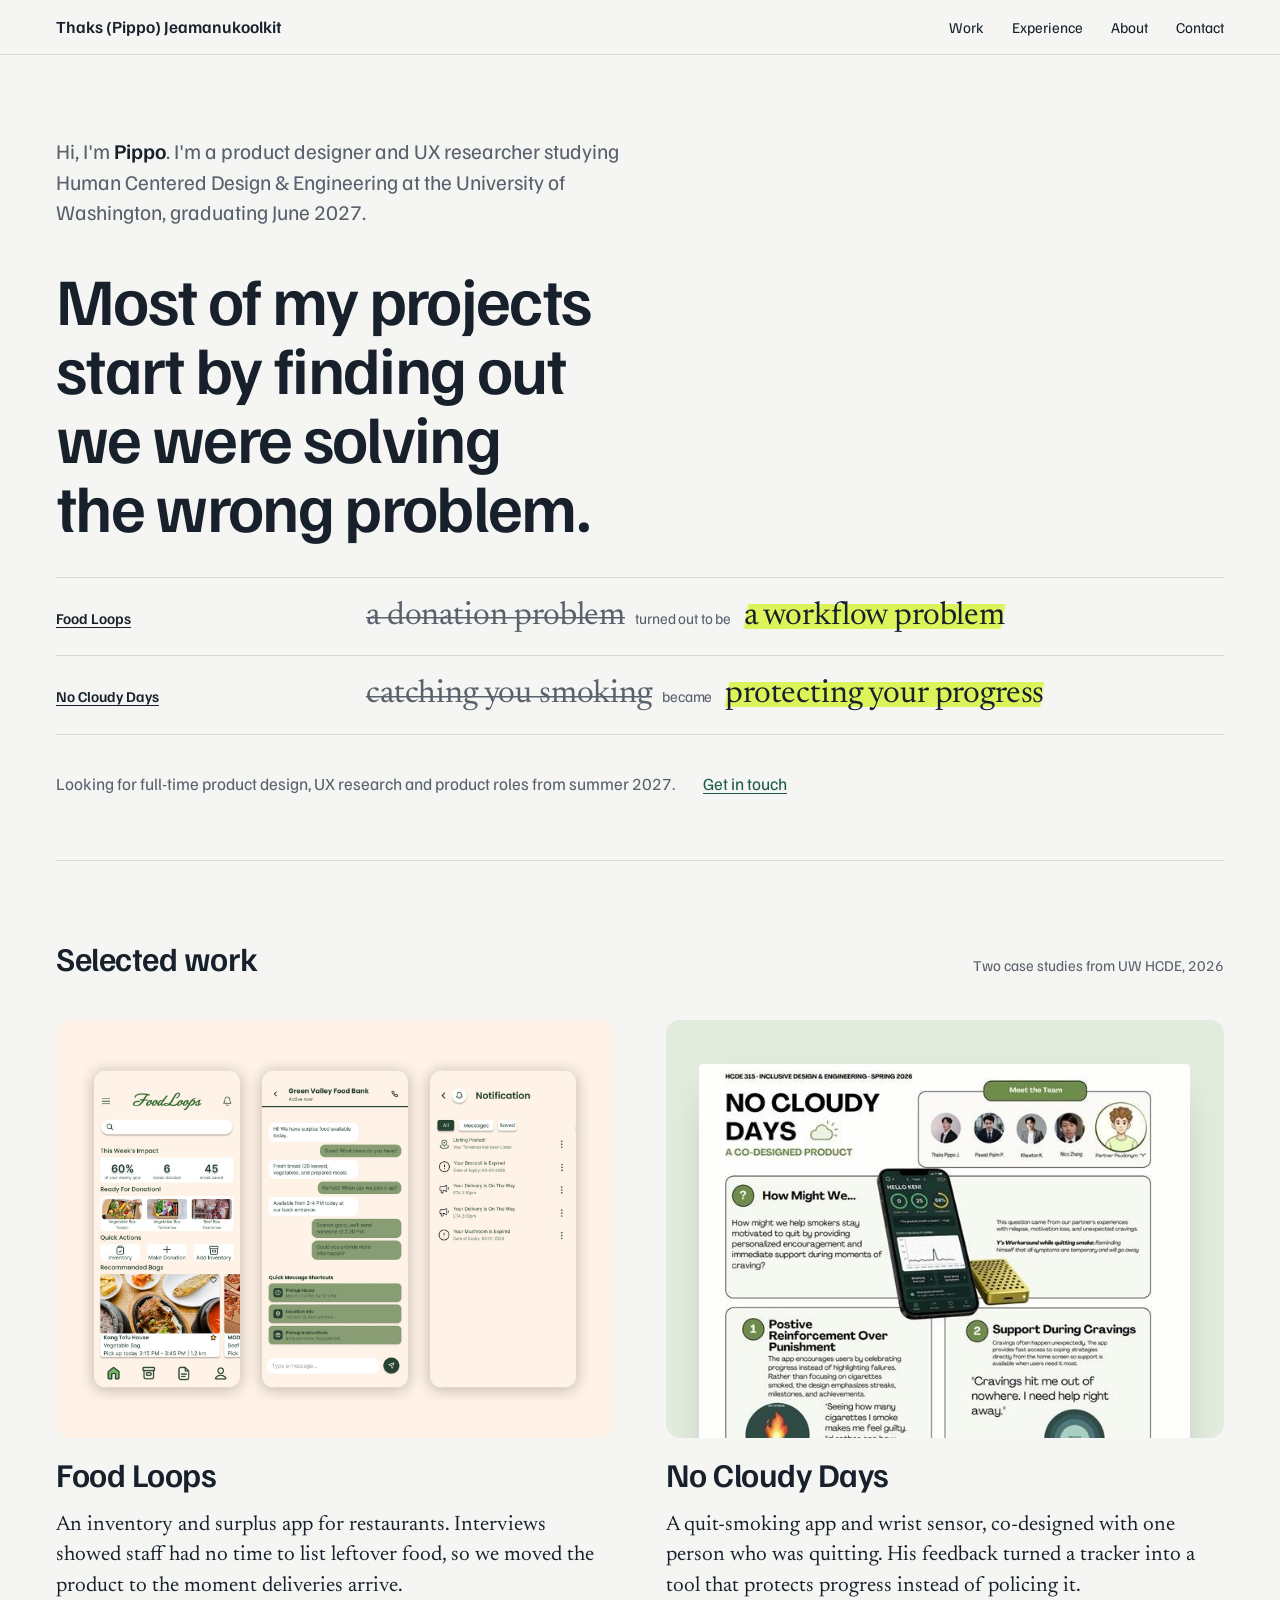
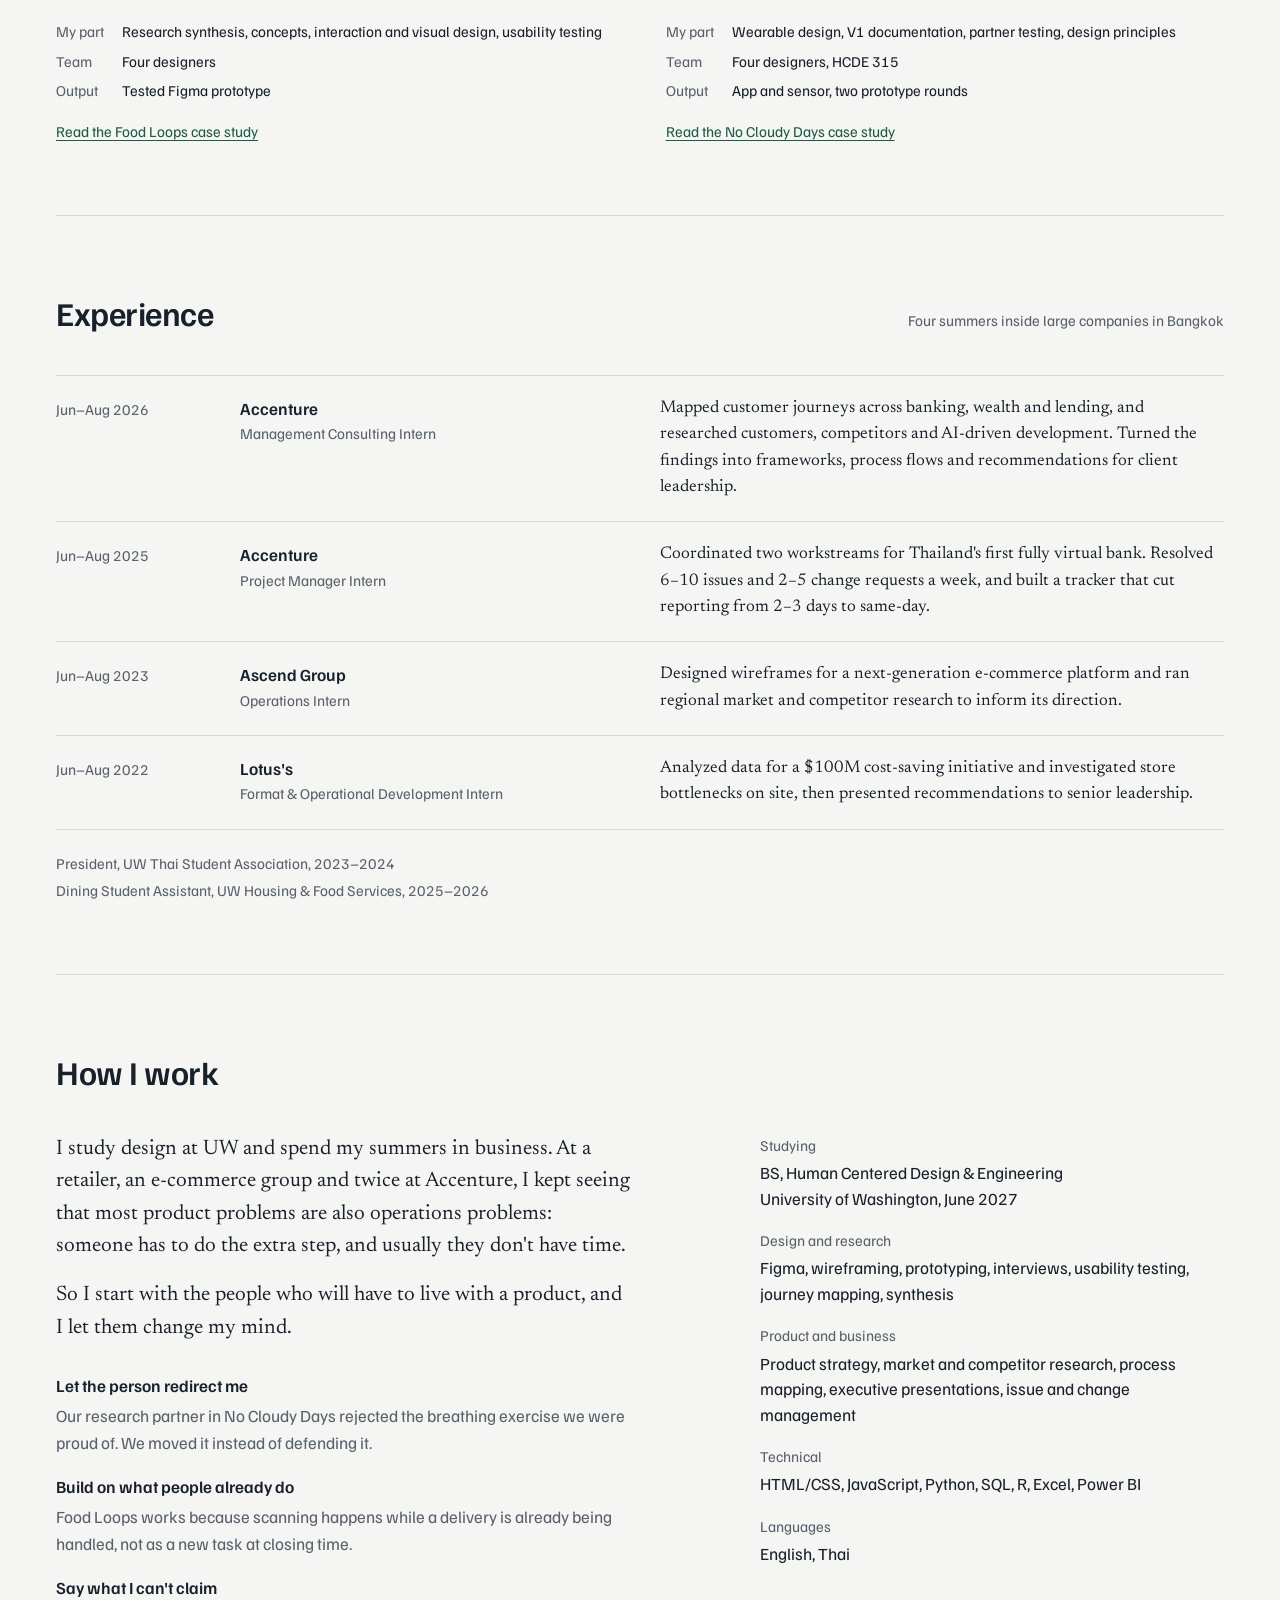
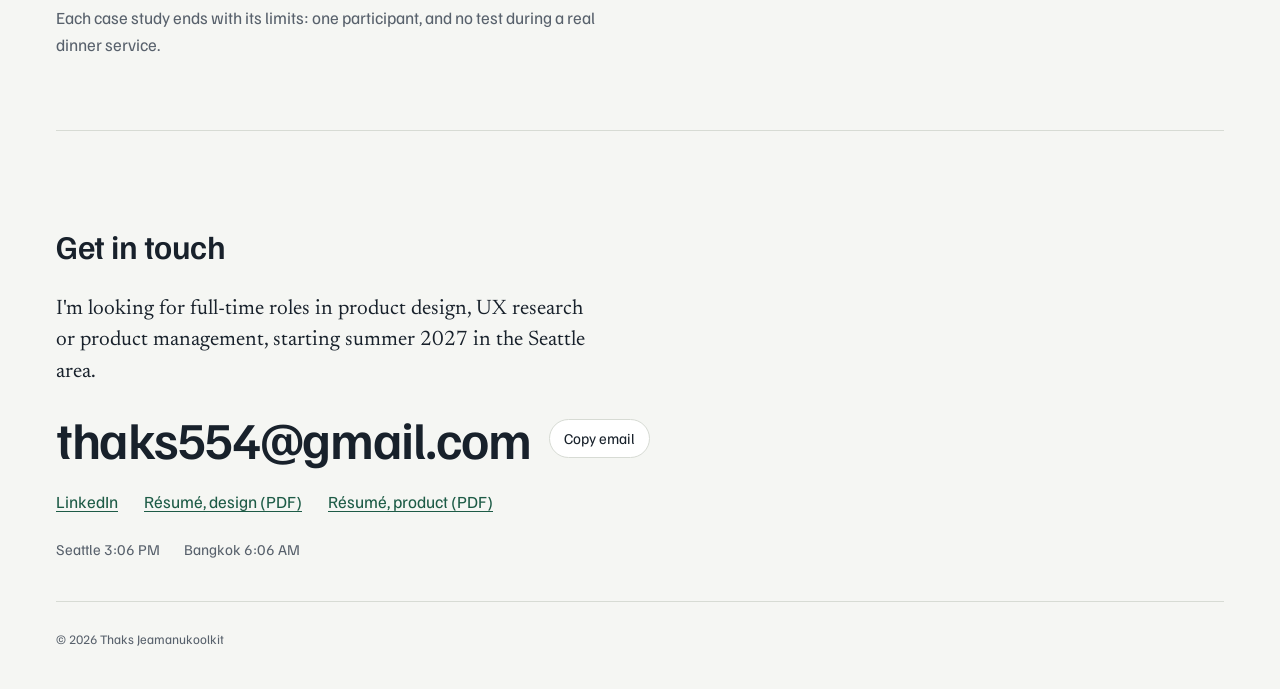
<file: index.html>
<!DOCTYPE html>
<html lang="en">
<head>
<meta charset="utf-8">
<meta name="viewport" content="width=device-width, initial-scale=1, viewport-fit=cover">
<title>Pippo Jeamanukoolkit</title>
<meta name="claude:viewport-fit-sides" content="cover">
<meta name="description" content="Portfolio of Thaks (Pippo) Jeamanukoolkit, product designer and UX researcher studying Human Centered Design & Engineering at the University of Washington.">
<meta property="og:title" content="Pippo Jeamanukoolkit, product design and UX research">
<meta property="og:description" content="Case studies in co-design, research and product design: Food Loops and No Cloudy Days.">
<meta property="og:image" content="images/fl-hero.jpg">
<link rel="preconnect" href="https://fonts.googleapis.com">
<link rel="preconnect" href="https://fonts.gstatic.com" crossorigin>
<link rel="stylesheet" href="https://fonts.googleapis.com/css2?family=Familjen+Grotesk:wght@400..700&family=Newsreader:ital,opsz,wght@0,6..72,300..600;1,6..72,300..500&display=swap">
<link rel="stylesheet" href="assets/site.css">
</head>
<body>

<header class="top">
  <div class="wrap top__in">
    <a class="top__name" href="index.html">Thaks <span class="long">(Pippo) </span>Jeamanukoolkit</a>
    <nav class="top__nav" aria-label="Main">
      <a href="#work">Work</a>
      <a class="opt" href="#experience">Experience</a>
      <a href="#about">About</a>
      <a href="#contact">Contact</a>
    </nav>
  </div>
</header>

<main id="top">
  <section class="wrap hero" aria-labelledby="hero-title">
    <p class="hero__intro">Hi, I'm <strong>Pippo</strong>. I'm a product designer and UX researcher studying Human Centered Design &amp; Engineering at the University of Washington, graduating June 2027.</p>

    <h1 class="hero__title" id="hero-title">Most of my projects start by finding out we were solving the wrong problem.</h1>

    <ul class="reframes">
      <li class="rf">
        <a class="rf__proj" href="work-food-loops.html">Food Loops</a>
        <p class="rf__line"><s class="was">a donation problem</s><span class="became"> turned out to be </span><mark class="is">a workflow problem</mark></p>
      </li>
      <li class="rf">
        <a class="rf__proj" href="work-no-cloudy-days.html">No Cloudy Days</a>
        <p class="rf__line"><s class="was">catching you smoking</s><span class="became"> became </span><mark class="is">protecting your progress</mark></p>
      </li>
    </ul>

    <div class="hero__foot">
      <p>Looking for full-time product design, UX research and product roles from summer 2027.</p>
      <a href="#contact">Get in touch</a>
    </div>
  </section>

  <section class="wrap sec" id="work" aria-labelledby="work-title">
    <div class="sec__head">
      <h2 class="sec__title" id="work-title">Selected work</h2>
      <p class="sec__note">Two case studies from UW HCDE, 2026</p>
    </div>

    <div class="work">
      <a class="card" href="work-food-loops.html">
        <div class="card__mat" style="background:var(--mat-fl)">
          <img src="images/fl-hero.jpg" alt="Three Food Loops screens: home with weekly impact, a chat with a food bank, and notifications" width="1760" height="1320">
        </div>
        <h3 class="card__title">Food Loops</h3>
        <p class="card__sum">An inventory and surplus app for restaurants. Interviews showed staff had no time to list leftover food, so we moved the product to the moment deliveries arrive.</p>
        <dl class="card__facts">
          <dt>My part</dt><dd>Research synthesis, concepts, interaction and visual design, usability testing</dd>
          <dt>Team</dt><dd>Four designers</dd>
          <dt>Output</dt><dd>Tested Figma prototype</dd>
        </dl>
        <span class="card__go">Read the Food Loops case study</span>
      </a>

      <a class="card" href="work-no-cloudy-days.html">
        <div class="card__mat card__mat--poster" style="background:var(--mat-ncd)">
          <img src="images/no-cloudy-days-poster.jpg" alt="No Cloudy Days showcase poster with the app, the wrist sensor and the design principles" width="606" height="800">
        </div>
        <h3 class="card__title">No Cloudy Days</h3>
        <p class="card__sum">A quit-smoking app and wrist sensor, co-designed with one person who was quitting. His feedback turned a tracker into a tool that protects progress instead of policing it.</p>
        <dl class="card__facts">
          <dt>My part</dt><dd>Wearable design, V1 documentation, partner testing, design principles</dd>
          <dt>Team</dt><dd>Four designers, HCDE 315</dd>
          <dt>Output</dt><dd>App and sensor, two prototype rounds</dd>
        </dl>
        <span class="card__go">Read the No Cloudy Days case study</span>
      </a>
    </div>
  </section>

  <section class="wrap sec" id="experience" aria-labelledby="xp-title">
    <div class="sec__head">
      <h2 class="sec__title" id="xp-title">Experience</h2>
      <p class="sec__note">Four summers inside large companies in Bangkok</p>
    </div>

    <ol class="xp" reversed>
      <li class="xp__row">
        <span class="xp__when">Jun–Aug 2026</span>
        <div><p class="xp__org">Accenture</p><p class="xp__role">Management Consulting Intern</p></div>
        <p class="xp__what">Mapped customer journeys across banking, wealth and lending, and researched customers, competitors and AI-driven development. Turned the findings into frameworks, process flows and recommendations for client leadership.</p>
      </li>
      <li class="xp__row">
        <span class="xp__when">Jun–Aug 2025</span>
        <div><p class="xp__org">Accenture</p><p class="xp__role">Project Manager Intern</p></div>
        <p class="xp__what">Coordinated two workstreams for Thailand's first fully virtual bank. Resolved 6–10 issues and 2–5 change requests a week, and built a tracker that cut reporting from 2–3 days to same-day.</p>
      </li>
      <li class="xp__row">
        <span class="xp__when">Jun–Aug 2023</span>
        <div><p class="xp__org">Ascend Group</p><p class="xp__role">Operations Intern</p></div>
        <p class="xp__what">Designed wireframes for a next-generation e-commerce platform and ran regional market and competitor research to inform its direction.</p>
      </li>
      <li class="xp__row">
        <span class="xp__when">Jun–Aug 2022</span>
        <div><p class="xp__org">Lotus's</p><p class="xp__role">Format &amp; Operational Development Intern</p></div>
        <p class="xp__what">Analyzed data for a $100M cost-saving initiative and investigated store bottlenecks on site, then presented recommendations to senior leadership.</p>
      </li>
    </ol>
    <div class="xp__also">
      <p>President, UW Thai Student Association, 2023–2024</p>
      <p>Dining Student Assistant, UW Housing &amp; Food Services, 2025–2026</p>
    </div>
  </section>

  <section class="wrap sec" id="about" aria-labelledby="about-title">
    <div class="sec__head">
      <h2 class="sec__title" id="about-title">How I work</h2>
    </div>
    <div class="about">
      <div>
        <div class="about__bio">
          <p>I study design at UW and spend my summers in business. At a retailer, an e-commerce group and twice at Accenture, I kept seeing that most product problems are also operations problems: someone has to do the extra step, and usually they don't have time.</p>
          <p>So I start with the people who will have to live with a product, and I let them change my mind.</p>
        </div>
        <ul class="ways">
          <li>
            <h3>Let the person redirect me</h3>
            <p>Our research partner in No Cloudy Days rejected the breathing exercise we were proud of. We moved it instead of defending it.</p>
          </li>
          <li>
            <h3>Build on what people already do</h3>
            <p>Food Loops works because scanning happens while a delivery is already being handled, not as a new task at closing time.</p>
          </li>
          <li>
            <h3>Say what I can't claim</h3>
            <p>Each case study ends with its limits: one participant, and no test during a real dinner service.</p>
          </li>
        </ul>
      </div>

      <dl class="facts">
        <div><dt>Studying</dt><dd>BS, Human Centered Design &amp; Engineering<br>University of Washington, June 2027</dd></div>
        <div><dt>Design and research</dt><dd>Figma, wireframing, prototyping, interviews, usability testing, journey mapping, synthesis</dd></div>
        <div><dt>Product and business</dt><dd>Product strategy, market and competitor research, process mapping, executive presentations, issue and change management</dd></div>
        <div><dt>Technical</dt><dd>HTML/CSS, JavaScript, Python, SQL, R, Excel, Power BI</dd></div>
        <div><dt>Languages</dt><dd>English, Thai</dd></div>
      </dl>
    </div>
  </section>

  <section class="wrap contact" id="contact" aria-labelledby="contact-title">
    <h2 class="sec__title" id="contact-title">Get in touch</h2>
    <p class="contact__lede">I'm looking for full-time roles in product design, UX research or product management, starting summer 2027 in the Seattle area.</p>
    <div class="mail">
      <a class="mail__addr" id="mailAddr" href="mailto:thaks554@gmail.com">thaks554@gmail.com</a>
      <button class="btn" type="button" data-copy="thaks554@gmail.com" data-select="#mailAddr">Copy email</button>
    </div>
    <div class="links">
      <a href="https://www.linkedin.com/in/thaksj" target="_blank" rel="noopener">LinkedIn</a>
      <a href="resume/Thaks_Jeamanukoolkit_Resume_Design.pdf" target="_blank" rel="noopener">Résumé, design (PDF)</a>
      <a href="resume/Thaks_Jeamanukoolkit_Resume_Product.pdf" target="_blank" rel="noopener">Résumé, product (PDF)</a>
    </div>
    <p class="clocks">
      <span>Seattle <span data-tz="America/Los_Angeles"></span></span>
      <span>Bangkok <span data-tz="Asia/Bangkok"></span></span>
    </p>
  </section>
</main>

<footer class="wrap foot">
  <p>© 2026 Thaks Jeamanukoolkit</p>
</footer>

<script src="assets/site.js"></script>
</body>
</html>
</file>
<file: assets/site.css>
/* ─────────────────────────────────────────────────────────────
   Portfolio of Thaks (Pippo) Jeamanukoolkit
   Layout: one left-aligned 1200px column. Long reads sit in a
   40rem measure beside a sticky contents rail.
   Signature: the "real problem" reframe, struck out in pencil
   and re-marked with a highlighter, the way research notes are.
   ───────────────────────────────────────────────────────────── */
:root{
  --paper:#F5F6F3;      /* page ground, neutral with a faint green bias */
  --surface:#FFFFFF;    /* things you can operate */
  --ink:#18212B;        /* text */
  --graphite:#58616C;   /* secondary text, struck assumptions */
  --line:#D7DBD4;       /* rules and borders */
  --marker:#DDF35A;     /* highlighter, used only for the real problem */
  --pine:#1D5B46;       /* links */

  --mat-fl:#FBEBDD;     /* Food Loops mat, from its peach canvas */
  --mat-ncd:#E3EBDE;    /* No Cloudy Days mat, from its sage */
  --safe:#2F6B4F; --soon:#8E620E; --risk:#A2422B;

  --sans:"Familjen Grotesk","Helvetica Neue",Arial,sans-serif;
  --serif:"Newsreader",Georgia,"Times New Roman",serif;

  --maxw:1200px;
  --measure:40rem;
  --gut:clamp(20px,5vw,56px);

  /* type scale, roughly a 1.25 ratio */
  --t-xs:.8125rem;
  --t-sm:.9375rem;
  --t-md:1.0625rem;
  --t-lg:1.3125rem;
  --t-xl:clamp(1.5rem,2.6vw,2.1rem);
  --t-2xl:clamp(2.2rem,5.2vw,4.25rem);

  color-scheme:light;
}

*,*::before,*::after{box-sizing:border-box}
html{-webkit-text-size-adjust:100%;scroll-behavior:smooth;scroll-padding-top:84px}
body{
  margin:0;background:var(--paper);color:var(--ink);
  font-family:var(--sans);font-size:var(--t-md);line-height:1.55;
  -webkit-font-smoothing:antialiased;text-rendering:optimizeLegibility;
}
img{display:block;max-width:100%;height:auto}
a{color:var(--pine);text-underline-offset:.2em;text-decoration-thickness:1px}
a:hover{text-decoration-thickness:2px}
::selection{background:var(--marker);color:var(--ink)}
:focus-visible{outline:2px solid var(--pine);outline-offset:3px;border-radius:2px}
h1,h2,h3,h4{text-wrap:balance;font-weight:600;margin:0}
p{margin:0}
.vh{position:absolute;width:1px;height:1px;overflow:hidden;clip:rect(0 0 0 0);white-space:nowrap}

.wrap{
  max-width:calc(var(--maxw) + 2 * var(--gut));margin-inline:auto;
  padding-left:max(var(--gut),env(safe-area-inset-left,0px));
  padding-right:max(var(--gut),env(safe-area-inset-right,0px));
}

/* ── header ─────────────────────────────────────────────── */
.top{
  position:sticky;top:env(safe-area-inset-top,0px);z-index:20;
  background:color-mix(in srgb,var(--paper) 92%,transparent);
  backdrop-filter:blur(8px);-webkit-backdrop-filter:blur(8px);
  border-bottom:1px solid var(--line);
}
.top__in{display:flex;align-items:center;justify-content:space-between;gap:16px;padding-block:14px}
.top__name{font-weight:600;font-size:var(--t-md);color:var(--ink);text-decoration:none;white-space:nowrap}
.top__nav{display:flex;gap:clamp(14px,2.4vw,28px)}
.top__nav a{color:var(--ink);text-decoration:none;font-size:var(--t-sm)}
.top__nav a:hover,.top__nav a[aria-current="page"]{text-decoration:underline;text-decoration-thickness:1px}

/* ── the reframe device ─────────────────────────────────── */
.was{
  color:var(--graphite);text-decoration:none;
  background:linear-gradient(currentColor,currentColor) no-repeat 0 58% / 100% 1.5px;
  -webkit-box-decoration-break:clone;box-decoration-break:clone;
}
.is{
  color:var(--ink);padding:0 .12em;margin:0 -.04em;border-radius:.12em;
  background:linear-gradient(100deg,transparent .2em,var(--marker) .3em,var(--marker) calc(100% - .3em),transparent calc(100% - .2em)) no-repeat 0 60% / 100% 78%;
  -webkit-box-decoration-break:clone;box-decoration-break:clone;
}
.became{font-family:var(--sans);font-size:var(--t-sm);color:var(--graphite)}

/* the one orchestrated moment: pencil, then highlighter */
@media (prefers-reduced-motion:no-preference){
  .hero .was{animation:strike .5s cubic-bezier(.6,0,.3,1) both}
  .hero .is {animation:mark .7s cubic-bezier(.5,0,.2,1) both}
  .hero .rf:nth-child(1) .was{animation-delay:.35s}
  .hero .rf:nth-child(1) .is {animation-delay:.8s}
  .hero .rf:nth-child(2) .was{animation-delay:1.25s}
  .hero .rf:nth-child(2) .is {animation-delay:1.7s}
}
@keyframes strike{from{background-size:0% 1.5px}to{background-size:100% 1.5px}}
@keyframes mark{from{background-size:0% 78%}to{background-size:100% 78%}}

/* ── home: hero ─────────────────────────────────────────── */
.hero{padding-block:clamp(48px,9vh,104px) clamp(40px,7vh,80px);display:grid;gap:clamp(28px,4vh,44px)}
.hero__intro{font-size:var(--t-lg);color:var(--graphite);max-width:38rem;line-height:1.45}
.hero__intro strong{color:var(--ink);font-weight:600}
.hero__title{font-size:var(--t-2xl);line-height:1.04;letter-spacing:-.025em;max-width:16ch;font-weight:600}

.reframes{list-style:none;margin:0;padding:0;display:grid;border-top:1px solid var(--line)}
.rf{
  display:grid;grid-template-columns:minmax(150px,1fr) 3fr;gap:8px 24px;align-items:baseline;
  padding-block:18px;border-bottom:1px solid var(--line);
}
.rf__proj{font-size:var(--t-sm);font-weight:600;color:var(--ink)}
.rf__line{font-family:var(--serif);font-size:clamp(1.35rem,2.6vw,2rem);line-height:1.3;letter-spacing:-.005em}
.rf__line .became{margin-inline:.5em}

.hero__foot{display:flex;flex-wrap:wrap;gap:12px 28px;align-items:baseline;font-size:var(--t-md)}
.hero__foot p{color:var(--graphite)}

/* ── sections ───────────────────────────────────────────── */
.sec,.contact{position:relative}
.sec{padding-block:clamp(48px,8vh,96px)}
.sec::before,.contact::before,.foot::before{
  content:"";position:absolute;top:0;height:1px;background:var(--line);
  left:max(var(--gut),env(safe-area-inset-left,0px));right:max(var(--gut),env(safe-area-inset-right,0px));
}
.sec__head{display:flex;justify-content:space-between;align-items:baseline;gap:16px;flex-wrap:wrap;margin-bottom:clamp(26px,4vh,44px)}
.sec__title{font-size:var(--t-xl);letter-spacing:-.015em}
.sec__note{color:var(--graphite);font-size:var(--t-sm)}

/* ── work cards ─────────────────────────────────────────── */
.work{display:grid;grid-template-columns:repeat(2,minmax(0,1fr));gap:clamp(28px,4vw,56px)}
.card{display:grid;gap:18px;align-content:start;color:var(--ink);text-decoration:none}
.card__mat{border-radius:14px;overflow:hidden;aspect-ratio:4/3;display:grid;place-items:center;max-width:100%}
.card__mat img{width:100%;height:100%;object-fit:cover;transition:transform .6s cubic-bezier(.2,.7,.2,1)}
.card__mat--poster img{width:auto;height:88%;object-fit:contain;box-shadow:0 18px 40px -22px rgba(24,33,43,.45);border-radius:4px}
.card:hover .card__mat img,.card:focus-visible .card__mat img{transform:scale(1.025)}
.card__title{font-size:var(--t-xl);letter-spacing:-.015em;line-height:1.1}
.card:hover .card__title{text-decoration:underline;text-decoration-thickness:2px;text-underline-offset:.15em}
.card__sum{font-family:var(--serif);font-size:var(--t-lg);line-height:1.45;max-width:34rem}
.card__facts{display:grid;grid-template-columns:auto 1fr;gap:6px 18px;margin:0;font-size:var(--t-sm)}
.card__facts dt{color:var(--graphite)}
.card__facts dd{margin:0}
.card__go{font-size:var(--t-sm);color:var(--pine);text-decoration:underline;text-underline-offset:.2em}

/* ── experience ─────────────────────────────────────────── */
.xp{list-style:none;margin:0;padding:0;display:grid}
.xp__row{
  display:grid;grid-template-columns:9.5rem minmax(0,1.1fr) minmax(0,1.6fr);gap:6px 32px;
  padding-block:20px;border-top:1px solid var(--line);
}
.xp__row:last-child{border-bottom:1px solid var(--line)}
.xp__when{color:var(--graphite);font-size:var(--t-sm);font-variant-numeric:tabular-nums;padding-top:2px}
.xp__org{font-weight:600}
.xp__role{color:var(--graphite);font-size:var(--t-sm)}
.xp__what{font-family:var(--serif);font-size:1.0625rem;line-height:1.55;max-width:36rem}
.xp__also{margin-top:22px;color:var(--graphite);font-size:var(--t-sm);display:grid;gap:4px}

/* ── about ──────────────────────────────────────────────── */
.about{display:grid;grid-template-columns:minmax(0,1.35fr) minmax(0,1fr);gap:clamp(32px,6vw,88px)}
.about__bio{font-family:var(--serif);font-size:var(--t-lg);line-height:1.55;display:grid;gap:16px;max-width:36rem}
.ways{list-style:none;margin:28px 0 0;padding:0;display:grid;gap:18px;max-width:36rem}
.ways h3{font-size:var(--t-md);margin-bottom:4px}
.ways p{color:var(--graphite);font-size:var(--t-md)}
.facts{margin:0;display:grid;gap:18px;align-content:start}
.facts dt{color:var(--graphite);font-size:var(--t-sm);margin-bottom:3px}
.facts dd{margin:0;line-height:1.5}

/* ── contact ────────────────────────────────────────────── */
.contact{padding-block:clamp(56px,10vh,120px) 40px;display:grid;gap:22px}
.contact__lede{font-family:var(--serif);font-size:var(--t-lg);max-width:34rem;line-height:1.5}
.mail{display:flex;flex-wrap:wrap;align-items:center;gap:12px 18px}
.mail__addr{
  font-size:clamp(1.6rem,5vw,3.25rem);font-weight:600;letter-spacing:-.025em;line-height:1.1;
  color:var(--ink);text-decoration:none;overflow-wrap:anywhere;user-select:all;
}
.mail__addr:hover{text-decoration:underline;text-decoration-thickness:2px}
.btn{
  font:inherit;font-size:var(--t-sm);cursor:pointer;color:var(--ink);background:var(--surface);
  border:1px solid var(--line);border-radius:999px;padding:7px 14px;
}
.btn:hover{border-color:var(--ink)}
.btn[data-done]{background:var(--marker);border-color:var(--marker)}
.links{display:flex;flex-wrap:wrap;gap:10px 26px;font-size:var(--t-md)}
.clocks{display:flex;flex-wrap:wrap;gap:6px 24px;color:var(--graphite);font-size:var(--t-sm);font-variant-numeric:tabular-nums}
.foot{position:relative;padding-block:28px 40px;color:var(--graphite);font-size:var(--t-xs)}

/* ═════════════════ CASE STUDIES ═════════════════ */
.back{display:inline-block;margin-top:28px;font-size:var(--t-sm)}
.cs-head{padding-block:clamp(28px,5vh,56px) clamp(28px,4vh,44px);display:grid;gap:20px}
.cs-title{font-size:clamp(2.6rem,7.5vw,5.75rem);line-height:.98;letter-spacing:-.035em}
.cs-sub{font-family:var(--serif);font-size:clamp(1.3rem,2.4vw,1.75rem);line-height:1.38;max-width:34ch}
.cs-facts{
  display:grid;grid-template-columns:repeat(auto-fit,minmax(170px,1fr));gap:18px 32px;
  margin:12px 0 0;padding-top:22px;border-top:1px solid var(--line);font-size:var(--t-sm)
}
.cs-facts dt{color:var(--graphite);margin-bottom:4px}
.cs-facts dd{margin:0;line-height:1.5}

.cs-cover{margin:0;border-radius:16px;overflow:hidden;display:grid;place-items:center}
.cs-cover--fl{background:var(--mat-fl)}
.cs-cover--ncd{background:var(--mat-ncd);padding:clamp(20px,5vw,64px)}
.cs-cover--ncd img{max-height:860px;width:auto;border-radius:4px;box-shadow:0 26px 60px -30px rgba(24,33,43,.5)}
.cs-cover figcaption,.fig figcaption{font-size:var(--t-sm);color:var(--graphite);margin-top:10px}
.cap-out{margin-top:10px;font-size:var(--t-sm);color:var(--graphite)}

.brief{
  margin-block:clamp(32px,5vh,56px) 0;display:grid;grid-template-columns:repeat(4,minmax(0,1fr));gap:24px 32px;
  background:var(--surface);border:1px solid var(--line);border-radius:14px;padding:clamp(20px,3vw,32px);
}
.brief h2{grid-column:1/-1;font-size:var(--t-md)}
.brief dt{font-size:var(--t-sm);color:var(--graphite);margin-bottom:6px}
.brief dd{margin:0;font-family:var(--serif);font-size:1.0625rem;line-height:1.5}

.cs-body{display:grid;grid-template-columns:13rem minmax(0,1fr);gap:clamp(32px,6vw,96px);padding-block:clamp(40px,7vh,80px)}
.toc{position:sticky;top:calc(env(safe-area-inset-top,0px) + 84px);align-self:start;font-size:var(--t-sm)}
.toc p{color:var(--graphite);margin-bottom:10px}
.toc ol{list-style:none;margin:0;padding:0;display:grid;gap:2px;border-left:1px solid var(--line)}
.toc a{display:block;padding:5px 0 5px 14px;margin-left:-1px;border-left:2px solid transparent;color:var(--graphite);text-decoration:none;line-height:1.35}
.toc a:hover{color:var(--ink)}
.toc a[aria-current="true"]{color:var(--ink);border-left-color:var(--ink)}

.article{min-width:0;max-width:46rem}
.article section{scroll-margin-top:90px}
.article section + section{margin-top:clamp(48px,8vh,84px)}
.article h2{font-size:var(--t-xl);letter-spacing:-.015em;line-height:1.15;margin-bottom:18px}
.prose{font-family:var(--serif);font-size:1.1875rem;line-height:1.65;max-width:var(--measure);display:grid;gap:1em}
.prose strong{font-weight:600}
.prose em{font-style:italic}

.said{margin:clamp(28px,4vh,40px) 0;padding:0;max-width:34rem}
.said q{
  display:block;quotes:"“" "”";font-family:var(--serif);font-style:italic;
  font-size:clamp(1.4rem,2.8vw,1.95rem);line-height:1.3;text-indent:-.42em;
}
.said q::before{content:open-quote}
.said q::after{content:close-quote}
.said cite{display:block;margin-top:12px;font-style:normal;font-size:var(--t-sm);color:var(--graphite)}

.reframe{
  margin:clamp(32px,5vh,52px) 0;padding:clamp(24px,4vh,40px) 0;border-block:1px solid var(--line);
  font-family:var(--serif);font-size:clamp(1.6rem,4vw,2.8rem);line-height:1.25;letter-spacing:-.01em
}
.reframe .became{display:block;margin:6px 0}

.notes{margin:24px 0 0;display:grid;border-top:1px solid var(--line)}
.notes > div{display:grid;grid-template-columns:minmax(150px,.42fr) minmax(0,1fr);gap:6px 28px;padding-block:16px;border-bottom:1px solid var(--line)}
.notes dt{font-weight:600}
.notes dd{margin:0;font-family:var(--serif);font-size:1.0625rem;line-height:1.55}

.fig{margin:clamp(28px,4vh,44px) 0}
.fig img{border-radius:12px;border:1px solid var(--line)}
.fig.is-missing{display:none}
.is-draft .fig.is-missing{display:block}
.fig__ph{
  display:grid;place-items:center;text-align:center;min-height:200px;padding:24px;border-radius:12px;
  border:1.5px dashed var(--graphite);color:var(--graphite);font-size:var(--t-sm);background:var(--surface)
}
.pair{display:grid;grid-template-columns:1fr 1fr;gap:20px}

/* operable panels */
.panel{
  margin:clamp(28px,4vh,44px) 0;background:var(--surface);border:1px solid var(--line);
  border-radius:14px;padding:clamp(18px,3vw,30px);
}
.panel__head{display:flex;justify-content:space-between;align-items:baseline;gap:12px;flex-wrap:wrap;margin-bottom:18px}
.panel__title{font-size:var(--t-md)}
.panel__hint{font-size:var(--t-xs);color:var(--graphite)}

/* phone reel */
.reel{display:grid;grid-template-columns:auto minmax(0,1fr);gap:clamp(22px,4vw,48px);align-items:center}
.phone{
  width:min(250px,64vw);aspect-ratio:440/956;border-radius:34px;padding:8px;background:var(--ink);
  box-shadow:0 28px 50px -28px rgba(24,33,43,.6);max-width:100%
}
.phone__view{position:relative;height:100%;border-radius:27px;overflow:hidden;background:var(--mat-fl)}
.phone__view img{position:absolute;inset:0;width:100%;height:100%;object-fit:cover;opacity:0;transition:opacity .5s ease}
.phone__view img.on{opacity:1}
.reel__cap{display:grid;gap:10px;max-width:30rem}
.reel__step{font-size:var(--t-sm);color:var(--graphite);font-variant-numeric:tabular-nums}
.reel__title{font-size:var(--t-lg);letter-spacing:-.01em}
.reel__text{font-family:var(--serif);font-size:1.0625rem;line-height:1.55}
.reel__ctrl{display:flex;flex-wrap:wrap;gap:8px;margin-top:6px}
.chip{
  font:inherit;font-size:var(--t-xs);cursor:pointer;background:none;color:var(--ink);
  border:1px solid var(--line);border-radius:999px;padding:5px 11px;
}
.chip:hover{border-color:var(--ink)}
.chip[aria-pressed="true"]{background:var(--ink);border-color:var(--ink);color:var(--paper)}

/* screens list (No Cloudy Days) */
.screens{list-style:none;margin:0;padding:0;display:grid;gap:0;border-top:1px solid var(--line)}
.screens li{display:grid;grid-template-columns:7rem minmax(0,1fr);gap:6px 24px;padding-block:16px;border-bottom:1px solid var(--line)}
.screens .s-name{font-weight:600}
.screens h4{font-size:var(--t-md);margin-bottom:4px}
.screens p{font-family:var(--serif);font-size:1.0625rem;line-height:1.55}
.screens img{grid-column:2;max-width:220px;border-radius:16px;border:1px solid var(--line);margin-top:10px}
.screens img.is-missing{display:none}

/* concept picker */
.concepts{display:grid;grid-template-columns:repeat(3,minmax(0,1fr));gap:12px}
.concept{
  font:inherit;text-align:left;cursor:pointer;background:var(--paper);color:var(--ink);
  border:1px solid var(--line);border-radius:12px;padding:14px 16px;display:grid;gap:4px;
}
.concept:hover{border-color:var(--ink)}
.concept[aria-pressed="true"]{background:var(--ink);border-color:var(--ink);color:var(--paper)}
.concept b{font-size:var(--t-md)}
.concept span{font-size:var(--t-sm);opacity:.8}
.concept__out{margin-top:18px;padding-top:18px;border-top:1px solid var(--line);display:grid;gap:14px;min-height:150px}
.concept__out dt{font-size:var(--t-sm);color:var(--graphite);margin-bottom:3px}
.concept__out dd{margin:0;font-family:var(--serif);font-size:1.0625rem;line-height:1.55;max-width:38rem}

/* golden path */
.path__rail{list-style:none;margin:0 0 20px;padding:0;display:grid;grid-template-columns:repeat(8,minmax(0,1fr));gap:4px}
.path__dot{
  font:inherit;width:100%;cursor:pointer;background:none;border:0;border-top:3px solid var(--line);
  padding:8px 2px 0;text-align:left;color:var(--graphite);font-size:var(--t-xs);line-height:1.3
}
.path__dot b{display:block;font-weight:600;font-variant-numeric:tabular-nums}
.path__dot:hover{color:var(--ink)}
.path__dot.done{border-top-color:color-mix(in srgb,var(--ink) 40%,var(--line))}
.path__dot[aria-current="step"]{border-top-color:var(--ink);color:var(--ink)}
.path__body{display:grid;grid-template-columns:auto minmax(0,1fr);gap:clamp(16px,3vw,32px);align-items:start}
.path__num{font-size:clamp(2.6rem,6vw,4rem);line-height:.9;font-weight:600;letter-spacing:-.04em;font-variant-numeric:tabular-nums;color:var(--graphite)}
.path__title{font-size:var(--t-lg);margin-bottom:8px}
.path__text{font-family:var(--serif);font-size:1.0625rem;line-height:1.55;max-width:36rem}
.path__nav{display:flex;gap:10px;margin-top:16px}
.path__nav .btn:disabled{opacity:.4;cursor:default;border-color:var(--line)}

/* inventory simulator */
.sim__ctrl{display:flex;flex-wrap:wrap;align-items:center;gap:10px 18px;margin-bottom:16px}
.sim__ctrl label{font-size:var(--t-sm);color:var(--graphite)}
.sim__range{flex:1;min-width:160px;accent-color:var(--ink)}
.sim__day{font-weight:600;font-variant-numeric:tabular-nums;min-width:4.5em}
.sim__list{list-style:none;margin:0;padding:0;border-top:1px solid var(--line)}
.sim__item{display:grid;grid-template-columns:minmax(0,1fr) auto 8.5rem;gap:10px 16px;align-items:center;padding-block:11px;border-bottom:1px solid var(--line)}
.sim__name{font-weight:600}
.sim__qty{display:block;font-size:var(--t-xs);color:var(--graphite);font-variant-numeric:tabular-nums}
.pill{font-size:var(--t-xs);font-weight:600;padding:3px 10px;border-radius:999px;white-space:nowrap;border:1px solid currentColor}
.pill.is-safe{color:var(--safe)}
.pill.is-soon{color:var(--soon)}
.pill.is-risk{color:var(--surface);background:var(--risk);border-color:var(--risk)}
.pill.is-listed{color:var(--ink);background:var(--marker);border-color:var(--marker)}
.pill.is-gone{color:var(--graphite);border-style:dashed}
.sim__act{justify-self:end}
.sim__item .muted{justify-self:end;font-size:var(--t-xs);color:var(--graphite)}
.sim__tally{display:flex;flex-wrap:wrap;gap:12px 40px;margin:18px 0 0}
.sim__tally dt{font-size:var(--t-sm);color:var(--graphite)}
.sim__tally dd{margin:2px 0 0;font-size:var(--t-xl);font-weight:600;font-variant-numeric:tabular-nums}

/* palette */
.swatches{display:grid;grid-template-columns:repeat(auto-fit,minmax(120px,1fr));gap:14px}
.sw i{display:block;height:56px;border-radius:8px;border:1px solid var(--line)}
.sw b{display:block;font-size:var(--t-sm);margin-top:8px}
.sw span{display:block;font-size:var(--t-xs);color:var(--graphite)}
.swatches + .swatches{margin-top:22px;padding-top:22px;border-top:1px solid var(--line)}

/* tested with / changed */
.rounds{margin:24px 0 0;display:grid;border-top:1px solid var(--line)}
.rounds > div{display:grid;grid-template-columns:minmax(0,1fr) minmax(0,1fr);gap:6px 28px;padding-block:14px;border-bottom:1px solid var(--line)}
.rounds dt{font-family:var(--serif);font-size:1.0625rem}
.rounds dd{margin:0;font-weight:600}

.principles{list-style:none;margin:24px 0 0;padding:0;display:grid;border-top:1px solid var(--line)}
.principles li{display:grid;grid-template-columns:minmax(150px,.42fr) minmax(0,1fr);gap:6px 28px;padding-block:16px;border-bottom:1px solid var(--line)}
.principles b{font-weight:600}
.principles span{font-family:var(--serif);font-size:1.0625rem;line-height:1.55}

.next{
  display:flex;justify-content:space-between;gap:20px;flex-wrap:wrap;
  margin-top:clamp(48px,8vh,88px);padding-top:24px;border-top:1px solid var(--line)
}
.next a{font-size:var(--t-lg);font-weight:600;color:var(--ink)}
.next small{display:block;font-size:var(--t-sm);font-weight:400;color:var(--graphite);margin-bottom:2px}

/* ── responsive ─────────────────────────────────────────── */
@media (max-width:960px){
  .cs-body{grid-template-columns:minmax(0,1fr)}
  .toc{display:none}
  .brief{grid-template-columns:repeat(2,minmax(0,1fr))}
  .about{grid-template-columns:minmax(0,1fr)}
}
@media (max-width:760px){
  .work{grid-template-columns:minmax(0,1fr)}
  .rf{grid-template-columns:minmax(0,1fr)}
  .xp__row{grid-template-columns:minmax(0,1fr);gap:4px}
  .concepts{grid-template-columns:minmax(0,1fr)}
  .reel{grid-template-columns:minmax(0,1fr);justify-items:center}
  .reel__cap{text-align:left;justify-self:stretch}
  .path__rail{grid-template-columns:repeat(4,minmax(0,1fr));row-gap:10px}
  .path__body{grid-template-columns:minmax(0,1fr)}
  .notes > div,.principles li,.rounds > div,.screens li{grid-template-columns:minmax(0,1fr)}
  .screens img{grid-column:1}
  .pair{grid-template-columns:minmax(0,1fr)}
  .sim__item{grid-template-columns:minmax(0,1fr) auto}
  .sim__act,.sim__item .muted{grid-column:1/-1;justify-self:start}
}
@media (max-width:520px){
  .brief{grid-template-columns:minmax(0,1fr)}
  .top__name .long{display:none}
  .top__nav{gap:14px}
  .top__nav .opt{display:none}
}
@media (max-width:360px){
  .top__name{font-size:var(--t-sm)}
}
@media (prefers-reduced-motion:reduce){
  html{scroll-behavior:auto}
  *,*::before,*::after{transition-duration:.01ms!important;animation:none!important}
}
@media print{
  .top,.toc,.panel__hint,.btn{display:none}
  body{background:#fff}
}
</file>
